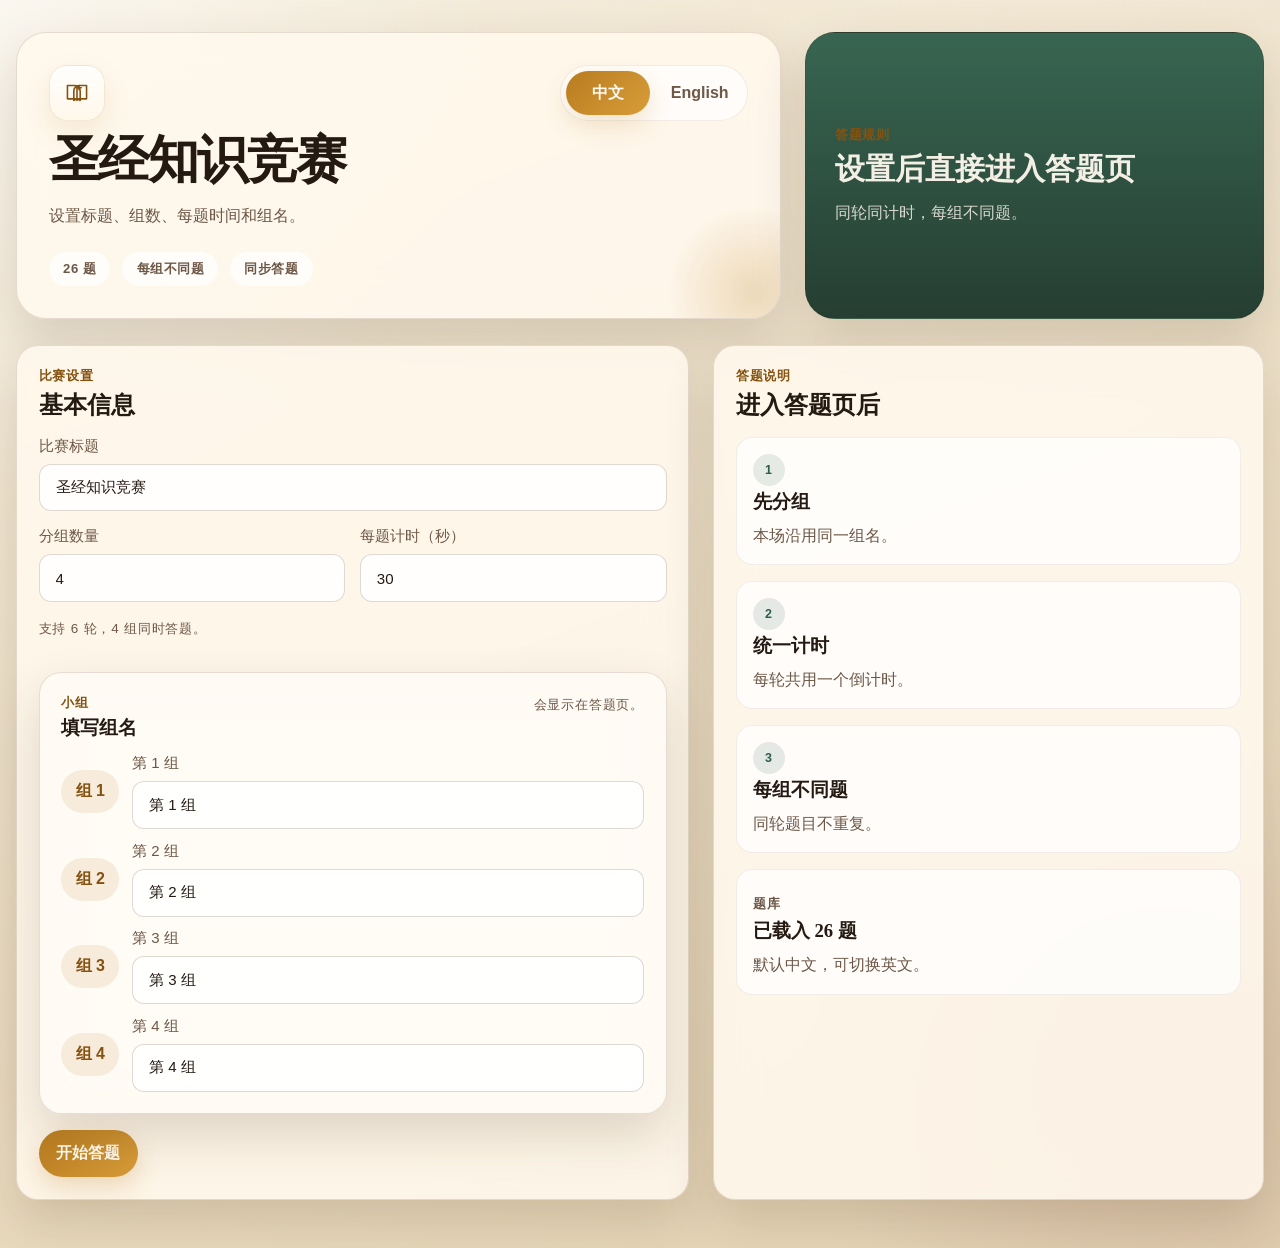
<file: index.html>
<!DOCTYPE html>
<html lang="zh-CN">
  <head>
    <meta charset="UTF-8" />
    <meta name="viewport" content="width=device-width, initial-scale=1.0" />
    <meta
      name="description"
      content="圣经知识竞赛设置页，支持中英切换、分组数量设置和每题倒计时。"
    />
    <title>圣经知识竞赛设置</title>
    <link rel="stylesheet" href="styles.css" />
  </head>
  <body>
    <div class="page-shell">
      <header class="hero hero-landing">
        <div class="hero-copy">
          <div class="hero-topbar">
            <div class="brand-logo" aria-label="Bible Knowledge Competition">
              <svg viewBox="0 0 64 64" aria-hidden="true" focusable="false">
                <path
                  d="M14 18h14c5.5 0 10 4.5 10 10v18c-2.2-2-5.2-3-10-3H14z"
                  fill="none"
                  stroke="currentColor"
                  stroke-linejoin="round"
                  stroke-width="3"
                />
                <path
                  d="M50 18H36c-5.5 0-10 4.5-10 10v18c2.2-2 5.2-3 10-3h14z"
                  fill="none"
                  stroke="currentColor"
                  stroke-linejoin="round"
                  stroke-width="3"
                />
                <path
                  d="M32 18v28"
                  fill="none"
                  stroke="currentColor"
                  stroke-linecap="round"
                  stroke-width="3"
                />
                <path
                  d="M32 22h8"
                  fill="none"
                  stroke="currentColor"
                  stroke-linecap="round"
                  stroke-width="3"
                />
                <path
                  d="M36 18v8"
                  fill="none"
                  stroke="currentColor"
                  stroke-linecap="round"
                  stroke-width="3"
                />
              </svg>
            </div>
            <div class="language-switch" role="group" aria-label="Language switch">
              <button id="lang-zh-btn" type="button" class="lang-btn" data-lang="zh">
                中文
              </button>
              <button id="lang-en-btn" type="button" class="lang-btn" data-lang="en">
                English
              </button>
            </div>
          </div>

          <h1 id="hero-heading"></h1>
          <p id="hero-text" class="hero-text"></p>

          <div class="hero-tags">
            <span id="question-count-badge"></span>
            <span id="unique-mode-badge"></span>
            <span id="simultaneous-mode-badge"></span>
          </div>
        </div>

        <aside class="hero-card">
          <p id="flow-kicker" class="kicker"></p>
          <h2 id="flow-title"></h2>
          <p id="flow-text"></p>
        </aside>
      </header>

      <main class="landing-grid">
        <section class="panel">
          <div class="panel-header">
            <div>
              <p id="setup-kicker" class="kicker"></p>
              <h2 id="setup-title"></h2>
            </div>
          </div>

          <form id="setup-form" class="setup-form">
            <label>
              <span id="competition-title-label"></span>
              <input
                id="competition-title"
                name="competitionTitle"
                type="text"
                maxlength="60"
              />
            </label>

            <div class="split-fields">
              <label>
                <span id="group-count-label"></span>
                <input
                  id="group-count"
                  name="groupCount"
                  type="number"
                  min="1"
                  max="8"
                  step="1"
                />
              </label>

              <label>
                <span id="question-timer-label"></span>
                <input
                  id="question-timer"
                  name="questionTimer"
                  type="number"
                  min="10"
                  max="300"
                  step="5"
                />
              </label>
            </div>

            <p id="capacity-hint" class="support-text"></p>

            <section class="subpanel">
              <div class="panel-header compact-header">
                <div>
                  <p id="group-kicker" class="kicker"></p>
                  <h3 id="group-title"></h3>
                </div>
                <p id="group-support" class="support-text"></p>
              </div>

              <div id="group-fields" class="group-fields"></div>
            </section>

            <div class="setup-actions">
              <button id="start-quiz-btn" type="submit" class="primary-btn"></button>
            </div>
          </form>
        </section>

        <section class="panel">
          <div class="panel-header">
            <div>
              <p id="preview-kicker" class="kicker"></p>
              <h2 id="preview-title"></h2>
            </div>
          </div>

          <div class="preview-stack">
            <article class="mini-card">
              <span class="step-badge">1</span>
              <h3 id="preview-step1-title"></h3>
              <p id="preview-step1-text"></p>
            </article>

            <article class="mini-card">
              <span class="step-badge">2</span>
              <h3 id="preview-step2-title"></h3>
              <p id="preview-step2-text"></p>
            </article>

            <article class="mini-card">
              <span class="step-badge">3</span>
              <h3 id="preview-step3-title"></h3>
              <p id="preview-step3-text"></p>
            </article>

            <article class="callout-card">
              <p id="bank-kicker" class="kicker"></p>
              <h3 id="question-bank-count"></h3>
              <p id="question-bank-text"></p>
            </article>
          </div>
        </section>
      </main>
    </div>

    <div id="toast" class="toast" role="status" aria-live="polite"></div>

    <script src="shared.js"></script>
    <script src="data/questions.js"></script>
    <script src="setup.js"></script>
  </body>
</html>
</file>
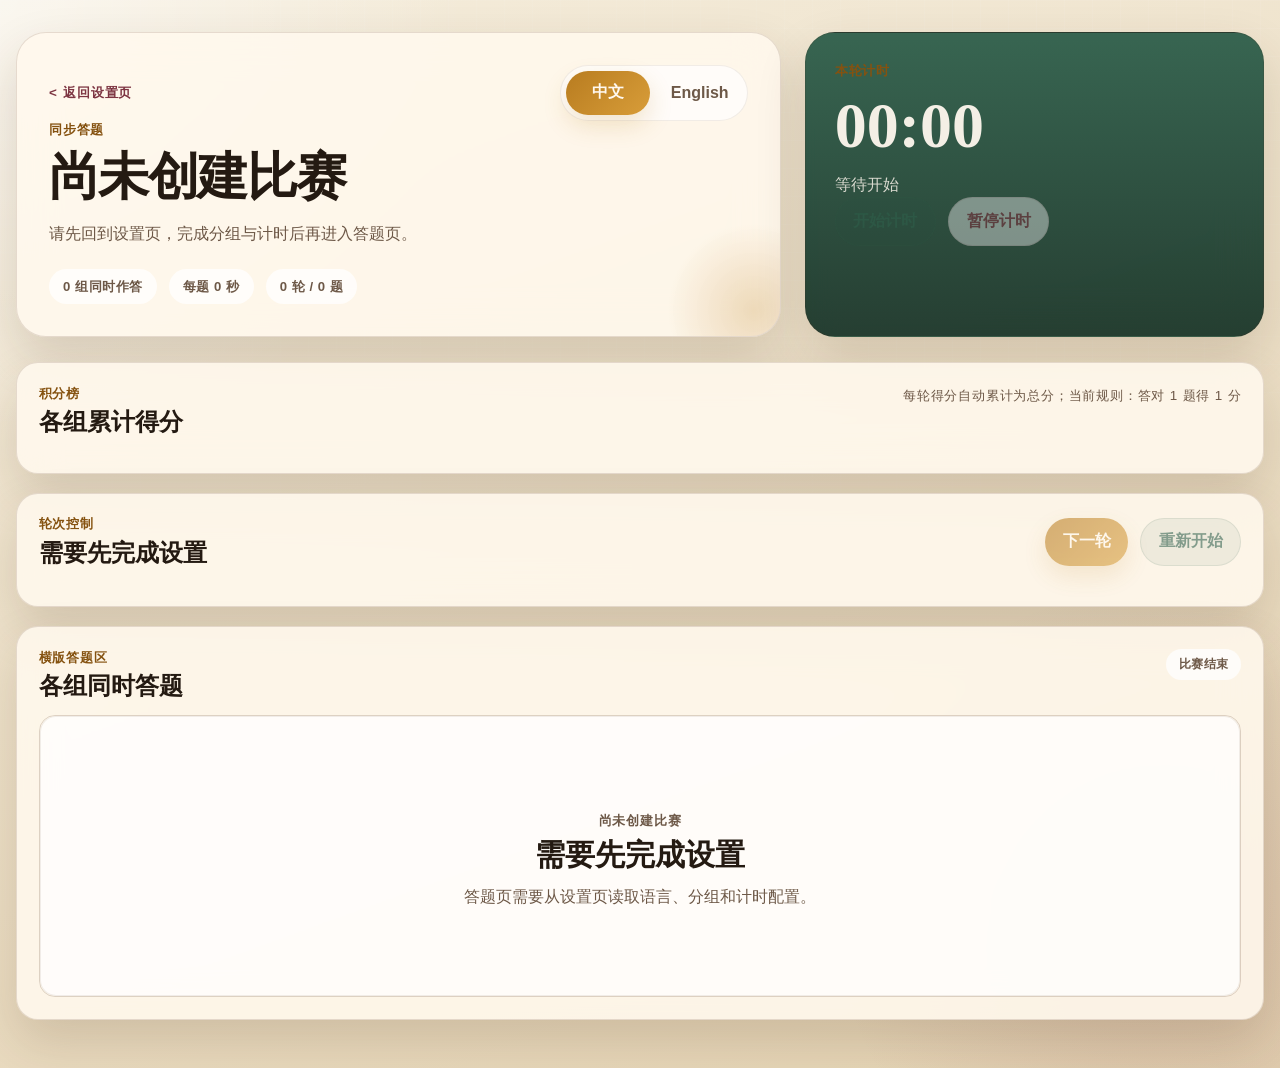
<file: quiz.html>
<!DOCTYPE html>
<html lang="zh-CN">
  <head>
    <meta charset="UTF-8" />
    <meta name="viewport" content="width=device-width, initial-scale=1.0" />
    <meta
      name="description"
      content="圣经知识竞赛横版答题页，支持中英切换和多组同时答题。"
    />
    <title>圣经知识竞赛答题页</title>
    <link rel="stylesheet" href="styles.css" />
  </head>
  <body>
    <div class="page-shell page-shell-wide">
      <header class="hero hero-quiz">
        <div class="hero-copy">
          <div class="hero-topbar">
            <a id="back-link" class="back-link" href="index.html"></a>
            <div class="language-switch" role="group" aria-label="Language switch">
              <button id="lang-zh-btn" type="button" class="lang-btn" data-lang="zh">
                中文
              </button>
              <button id="lang-en-btn" type="button" class="lang-btn" data-lang="en">
                English
              </button>
            </div>
          </div>

          <p id="quiz-kicker" class="kicker"></p>
          <h1 id="quiz-title"></h1>
          <p id="quiz-description" class="hero-text"></p>

          <div class="hero-tags">
            <span id="group-summary-pill"></span>
            <span id="timer-summary-pill"></span>
            <span id="question-summary-pill"></span>
          </div>
        </div>

        <aside class="hero-card timer-card">
          <p id="timer-kicker" class="kicker"></p>
          <div id="timer-display" class="timer-display">00:00</div>
          <p id="timer-status" class="hero-card-copy"></p>
          <div class="timer-actions">
            <button id="start-timer-btn" type="button" class="secondary-btn"></button>
            <button id="pause-timer-btn" type="button" class="ghost-btn"></button>
          </div>
        </aside>
      </header>

      <section class="panel scoreboard-panel">
        <div class="panel-header compact-header">
          <div>
            <p id="scoreboard-kicker" class="kicker"></p>
            <h2 id="scoreboard-heading"></h2>
          </div>
          <span id="scoreboard-rule" class="support-text"></span>
        </div>

        <div id="scoreboard" class="scoreboard"></div>
      </section>

      <section class="panel round-toolbar">
        <div class="panel-header round-toolbar-header">
          <div>
            <p id="round-kicker" class="kicker"></p>
            <h2 id="round-heading"></h2>
          </div>

          <div class="question-actions">
            <button id="next-round-btn" type="button" class="primary-btn"></button>
            <button id="restart-quiz-btn" type="button" class="secondary-btn"></button>
          </div>
        </div>

        <div id="progress-list" class="round-progress"></div>
      </section>

      <section class="panel board-panel">
        <div class="panel-header compact-header">
          <div>
            <p id="board-kicker" class="kicker"></p>
            <h2 id="board-heading"></h2>
          </div>
          <span id="round-status-pill" class="meta-pill"></span>
        </div>

        <div id="group-board" class="group-board"></div>
      </section>
    </div>

    <div id="toast" class="toast" role="status" aria-live="polite"></div>

    <script src="shared.js"></script>
    <script src="data/questions.js"></script>
    <script src="quiz.js"></script>
  </body>
</html>
</file>
<file: styles.css>
:root {
  --bg-top: #f5eddc;
  --bg-bottom: #e4d2b2;
  --ink: #241a12;
  --muted: #6d5847;
  --panel: rgba(255, 249, 237, 0.88);
  --panel-strong: rgba(255, 252, 244, 0.96);
  --line: rgba(79, 48, 22, 0.14);
  --gold: #b87c20;
  --gold-deep: #855210;
  --forest: #2d5e4a;
  --forest-soft: #d9eadf;
  --wine: #7d3542;
  --wine-soft: #f2dde3;
  --sky: #42648c;
  --sky-soft: #dfe9f5;
  --shadow: 0 22px 50px rgba(71, 46, 18, 0.16);
  --radius-xl: 30px;
  --radius-lg: 22px;
  --radius-md: 16px;
  --radius-sm: 12px;
}

* {
  box-sizing: border-box;
}

html {
  font-size: 16px;
  -webkit-text-size-adjust: 100%;
}

body {
  margin: 0;
  min-height: 100vh;
  min-height: 100dvh;
  color: var(--ink);
  font-family: "Trebuchet MS", "Microsoft YaHei", "PingFang SC", sans-serif;
  background:
    radial-gradient(circle at top left, rgba(255, 255, 255, 0.55), transparent 28%),
    radial-gradient(circle at right 10% bottom 15%, rgba(125, 53, 66, 0.14), transparent 22%),
    linear-gradient(160deg, var(--bg-top), var(--bg-bottom));
}

body::before {
  position: fixed;
  inset: 0;
  content: "";
  pointer-events: none;
  background-image:
    linear-gradient(rgba(255, 255, 255, 0.08) 1px, transparent 1px),
    linear-gradient(90deg, rgba(255, 255, 255, 0.08) 1px, transparent 1px);
  background-size: 28px 28px;
  mask-image: linear-gradient(to bottom, rgba(0, 0, 0, 0.86), transparent 88%);
}

h1,
h2,
h3,
h4,
p {
  margin: 0;
}

a,
button,
input {
  font: inherit;
}

button {
  border: 0;
  cursor: pointer;
  transition:
    transform 140ms ease,
    box-shadow 140ms ease,
    border-color 140ms ease,
    background-color 140ms ease,
    color 140ms ease;
}

button:hover {
  transform: translateY(-1px);
}

button:disabled {
  cursor: not-allowed;
  opacity: 0.58;
  transform: none;
}

input {
  width: 100%;
  border: 1px solid rgba(79, 48, 22, 0.18);
  border-radius: var(--radius-sm);
  padding: 0.9rem 1rem;
  color: var(--ink);
  background: rgba(255, 255, 255, 0.88);
}

input:focus,
button:focus-visible,
a:focus-visible {
  outline: 3px solid rgba(184, 124, 32, 0.18);
  outline-offset: 2px;
}

.page-shell {
  width: min(1280px, calc(100% - 2rem));
  margin: 0 auto;
  padding-top: max(2rem, env(safe-area-inset-top));
  padding-right: max(0rem, env(safe-area-inset-right));
  padding-bottom: max(3rem, env(safe-area-inset-bottom));
  padding-left: max(0rem, env(safe-area-inset-left));
}

.page-shell-wide {
  width: min(1500px, calc(100% - 2rem));
}

.hero {
  display: grid;
  grid-template-columns: 1.5fr 0.9fr;
  gap: 1.5rem;
  margin-bottom: 1.6rem;
}

.hero-copy,
.hero-card,
.panel,
.subpanel {
  border: 1px solid var(--line);
  box-shadow: var(--shadow);
  backdrop-filter: blur(20px);
}

.hero-copy,
.panel,
.subpanel {
  background: var(--panel);
}

.hero-copy {
  position: relative;
  overflow: hidden;
  padding: 2rem;
  border-radius: var(--radius-xl);
}

.hero-copy::after {
  position: absolute;
  inset: auto -4rem -4rem auto;
  width: 180px;
  height: 180px;
  border-radius: 50%;
  content: "";
  background: radial-gradient(circle, rgba(184, 124, 32, 0.24), transparent 68%);
}

.hero-topbar {
  display: flex;
  align-items: center;
  justify-content: space-between;
  gap: 1rem;
}

.brand-logo {
  display: inline-flex;
  align-items: center;
  justify-content: center;
  width: 56px;
  height: 56px;
  border-radius: 18px;
  border: 1px solid rgba(184, 124, 32, 0.16);
  background:
    linear-gradient(180deg, rgba(255, 255, 255, 0.92), rgba(255, 248, 234, 0.88));
  color: var(--gold-deep);
  box-shadow:
    0 12px 28px rgba(184, 124, 32, 0.12),
    inset 0 1px 0 rgba(255, 255, 255, 0.78);
}

.brand-logo svg {
  width: 34px;
  height: 34px;
}

.hero h1 {
  max-width: 14ch;
  margin-top: 0.8rem;
  font-family: "Palatino Linotype", "Book Antiqua", "STKaiti", serif;
  font-size: clamp(2.3rem, 4vw, 4rem);
  line-height: 1.02;
  letter-spacing: -0.03em;
}

.hero-text {
  max-width: 64ch;
  margin-top: 1rem;
  color: var(--muted);
  line-height: 1.7;
}

.hero-tags {
  display: flex;
  flex-wrap: wrap;
  gap: 0.75rem;
  margin-top: 1.4rem;
}

.hero-tags span,
.meta-pill,
.step-badge,
.group-status-pill,
.progress-pill {
  display: inline-flex;
  align-items: center;
  justify-content: center;
  border-radius: 999px;
  font-weight: 700;
  letter-spacing: 0.04em;
}

.hero-tags span,
.meta-pill {
  padding: 0.52rem 0.88rem;
  background: rgba(255, 255, 255, 0.72);
  color: var(--muted);
  font-size: 0.82rem;
}

.hero-card {
  display: flex;
  flex-direction: column;
  justify-content: center;
  padding: 1.8rem;
  border-radius: var(--radius-xl);
  background:
    linear-gradient(180deg, rgba(45, 94, 74, 0.95), rgba(26, 53, 41, 0.95));
  color: #f4efe5;
}

.hero-card h2 {
  margin-top: 0.55rem;
  font-family: "Palatino Linotype", "Book Antiqua", "STKaiti", serif;
  font-size: 1.85rem;
  line-height: 1.12;
}

.hero-card p:last-child,
.hero-card-copy {
  margin-top: 0.85rem;
  line-height: 1.6;
  color: rgba(244, 239, 229, 0.86);
}

.timer-card {
  justify-content: flex-start;
}

.timer-display {
  margin-top: 0.9rem;
  font-family: "Palatino Linotype", "Book Antiqua", serif;
  font-size: clamp(2.8rem, 5vw, 4.1rem);
  font-weight: 700;
  line-height: 1;
}

.language-switch {
  display: inline-flex;
  gap: 0.45rem;
  padding: 0.3rem;
  border-radius: 999px;
  background: rgba(255, 255, 255, 0.68);
  border: 1px solid rgba(79, 48, 22, 0.08);
}

.lang-btn {
  min-width: 84px;
  min-height: 44px;
  border-radius: 999px;
  padding: 0.55rem 0.85rem;
  background: transparent;
  color: var(--muted);
  font-weight: 700;
  touch-action: manipulation;
}

.lang-btn.active {
  background: linear-gradient(135deg, var(--gold), #d89d39);
  color: #fff8ef;
  box-shadow: 0 10px 24px rgba(184, 124, 32, 0.2);
}

.landing-grid {
  display: grid;
  grid-template-columns: 1.1fr 0.9fr;
  gap: 1.5rem;
}

.panel,
.subpanel {
  padding: 1.35rem;
  border-radius: var(--radius-lg);
}

.subpanel {
  margin-top: 1rem;
  background: rgba(255, 255, 255, 0.42);
}

.panel-header {
  display: flex;
  align-items: start;
  justify-content: space-between;
  gap: 1rem;
  margin-bottom: 1rem;
}

.compact-header {
  margin-bottom: 0.8rem;
}

.kicker,
.support-text,
.back-link {
  font-size: 0.84rem;
  letter-spacing: 0.06em;
  text-transform: uppercase;
}

.kicker {
  color: var(--gold-deep);
  font-weight: 700;
}

.support-text {
  color: var(--muted);
  line-height: 1.6;
}

.panel h2,
.panel h3,
.subpanel h3 {
  margin-top: 0.2rem;
  font-family: "Palatino Linotype", "Book Antiqua", "STKaiti", serif;
}

.setup-form {
  display: grid;
  gap: 1rem;
}

.setup-form label {
  display: grid;
  gap: 0.5rem;
  color: var(--muted);
  font-size: 0.94rem;
}

.split-fields {
  display: grid;
  grid-template-columns: repeat(2, minmax(0, 1fr));
  gap: 0.9rem;
}

.group-fields {
  display: grid;
  gap: 0.8rem;
}

.group-input-row {
  display: grid;
  grid-template-columns: auto 1fr;
  gap: 0.8rem;
  align-items: center;
}

.group-number,
.group-badge {
  display: inline-flex;
  align-items: center;
  justify-content: center;
  padding: 0.7rem 0.9rem;
  border-radius: 999px;
  background: rgba(184, 124, 32, 0.12);
  color: var(--gold-deep);
  font-weight: 700;
}

.setup-actions,
.timer-actions,
.question-actions {
  display: flex;
  flex-wrap: wrap;
  gap: 0.75rem;
}

.primary-btn,
.secondary-btn,
.ghost-btn,
.option-select-btn {
  min-height: 44px;
  border-radius: 999px;
  padding: 0.8rem 1.1rem;
  font-weight: 700;
  touch-action: manipulation;
}

.primary-btn {
  background: linear-gradient(135deg, var(--gold), #d89d39);
  color: #fff9ef;
  box-shadow: 0 10px 24px rgba(184, 124, 32, 0.24);
}

.secondary-btn {
  border: 1px solid rgba(45, 94, 74, 0.18);
  background: rgba(45, 94, 74, 0.12);
  color: var(--forest);
}

.ghost-btn {
  border: 1px solid rgba(125, 53, 66, 0.15);
  background: rgba(255, 255, 255, 0.68);
  color: var(--wine);
}

.preview-stack {
  display: grid;
  gap: 0.95rem;
}

.mini-card,
.callout-card,
.progress-card,
.empty-card,
.finish-card,
.option-card,
.group-question-card {
  border: 1px solid rgba(79, 48, 22, 0.08);
  border-radius: var(--radius-md);
  background: rgba(255, 255, 255, 0.76);
}

.mini-card,
.callout-card,
.progress-card,
.empty-card,
.finish-card {
  padding: 1rem;
}

.mini-card p,
.callout-card p,
.empty-card p,
.finish-card p {
  margin-top: 0.55rem;
  color: var(--muted);
  line-height: 1.55;
}

.step-badge {
  min-width: 2rem;
  min-height: 2rem;
  padding: 0.4rem 0.55rem;
  background: rgba(45, 94, 74, 0.12);
  color: var(--forest);
  font-size: 0.78rem;
}

.back-link {
  display: inline-flex;
  align-items: center;
  gap: 0.35rem;
  color: var(--wine);
  font-weight: 700;
  text-decoration: none;
}

.back-link::before {
  content: "<";
}

.round-toolbar {
  margin-bottom: 1.2rem;
}

.scoreboard-panel {
  margin-bottom: 1.2rem;
}

.round-toolbar-header {
  align-items: center;
}

.round-progress {
  display: flex;
  flex-wrap: nowrap;
  gap: 0.6rem;
}

.progress-card {
  appearance: none;
  display: flex;
  align-items: center;
  justify-content: space-between;
  flex: 1 1 0;
  min-width: 0;
  gap: 0.6rem;
  padding: 0.85rem;
  width: 100%;
  color: var(--ink);
  text-align: left;
  cursor: pointer;
}

.progress-card strong {
  display: block;
  line-height: 1.2;
  overflow-wrap: anywhere;
}

.progress-card.viewing {
  border-color: rgba(79, 48, 22, 0.24);
  box-shadow: inset 0 0 0 1px rgba(79, 48, 22, 0.1);
}

.progress-card.current {
  border-color: rgba(184, 124, 32, 0.35);
  background: rgba(184, 124, 32, 0.12);
}

.progress-card.answered {
  border-color: rgba(45, 94, 74, 0.2);
}

.progress-card:disabled,
.progress-card.locked {
  cursor: default;
  opacity: 0.68;
}

.progress-pill {
  padding: 0.34rem 0.62rem;
  font-size: 0.76rem;
  text-transform: uppercase;
}

.progress-pill.pending {
  background: rgba(255, 255, 255, 0.72);
  color: var(--muted);
}

.progress-pill.current {
  background: rgba(184, 124, 32, 0.16);
  color: var(--gold-deep);
}

.progress-pill.done {
  background: rgba(45, 94, 74, 0.16);
  color: var(--forest);
}

.board-panel {
  overflow: hidden;
}

.scoreboard {
  display: grid;
  grid-template-columns: repeat(auto-fit, minmax(220px, 1fr));
  gap: 0.85rem;
}

.score-card {
  padding: 1rem;
  border: 1px solid rgba(79, 48, 22, 0.08);
  border-radius: var(--radius-md);
  background:
    linear-gradient(180deg, rgba(255, 255, 255, 0.84), rgba(255, 248, 234, 0.94));
}

.score-card-top {
  display: flex;
  align-items: center;
  gap: 0.7rem;
}

.score-rank {
  display: inline-flex;
  align-items: center;
  justify-content: center;
  min-height: 2.2rem;
  padding: 0.5rem 0.85rem;
  border-radius: 999px;
  background: rgba(45, 94, 74, 0.12);
  color: var(--forest);
  font-weight: 800;
}

.score-group-name {
  font-size: 1.18rem;
}

.score-rank-meta {
  margin-top: 0.55rem;
  color: var(--muted);
  font-size: 0.88rem;
  line-height: 1.4;
}

.score-label {
  margin-top: 0.55rem;
  color: var(--muted);
  font-size: 0.82rem;
  font-weight: 700;
  letter-spacing: 0.05em;
  text-transform: uppercase;
}

.score-value {
  margin-top: 0.3rem;
  font-family: "Palatino Linotype", "Book Antiqua", serif;
  font-size: 2rem;
  font-weight: 800;
  color: var(--gold-deep);
}

.score-meta {
  margin-top: 0.35rem;
  color: var(--muted);
  line-height: 1.5;
}

.group-board {
  display: grid;
  grid-template-columns: 1fr;
  gap: 0;
  border: 1px solid rgba(79, 48, 22, 0.18);
  border-radius: var(--radius-md);
  overflow: hidden;
}

.board-row {
  display: grid;
  grid-template-columns: minmax(150px, 190px) minmax(0, 1fr) minmax(150px, 200px);
  align-items: start;
  background: rgba(255, 252, 246, 0.94);
  border-bottom: 1px solid rgba(79, 48, 22, 0.14);
}

.board-row:last-child {
  border-bottom: 0;
}

.board-cell {
  min-height: 100%;
  padding: 1rem 1.15rem;
  border-right: 1px solid rgba(79, 48, 22, 0.14);
}

.board-cell:last-child {
  border-right: 0;
}

.board-group-cell {
  display: flex;
  align-items: center;
  justify-content: flex-start;
  gap: 0.8rem;
  background: rgba(255, 248, 236, 0.9);
}

.group-label-row {
  display: flex;
  align-items: center;
  gap: 0.8rem;
  min-width: 0;
}

.group-name {
  margin: 0;
  font-size: 1.22rem;
  line-height: 1.2;
}

.board-group-cell .group-badge {
  flex-shrink: 0;
  align-self: auto;
}

.board-question-cell {
  background: rgba(255, 253, 248, 0.96);
}

.board-answer-cell {
  display: flex;
  align-items: center;
  justify-content: center;
  background: rgba(255, 248, 236, 0.85);
}

.group-status-pill,
.meta-pill {
  padding: 0.45rem 0.78rem;
  font-size: 0.78rem;
  text-transform: uppercase;
}

.group-status-pill {
  align-self: center;
}

.group-status-pill.pending {
  background: rgba(255, 255, 255, 0.72);
  color: var(--muted);
}

.group-status-pill.submitted {
  background: var(--sky-soft);
  color: var(--sky);
}

.group-status-pill.correct {
  background: rgba(45, 94, 74, 0.16);
  color: var(--forest);
}

.group-status-pill.incorrect {
  background: rgba(125, 53, 66, 0.16);
  color: var(--wine);
}

.group-status-pill.timed-out {
  background: rgba(184, 124, 32, 0.16);
  color: var(--gold-deep);
}

.question-topline {
  display: flex;
  flex-wrap: wrap;
  gap: 0.55rem;
  margin-bottom: 0.65rem;
}

.question-chip {
  padding: 0.44rem 0.72rem;
  border-radius: 999px;
  background: rgba(45, 94, 74, 0.1);
  color: var(--forest);
  font-size: 0.78rem;
  font-weight: 700;
  letter-spacing: 0.04em;
}

.board-question-prompt {
  font-family: "Palatino Linotype", "Book Antiqua", "STKaiti", serif;
  font-size: clamp(1.15rem, 1.5vw, 1.45rem);
  line-height: 1.3;
}

.board-question-label {
  font-weight: 700;
}

.board-option-texts {
  display: grid;
  grid-template-columns: repeat(2, minmax(0, 1fr));
  gap: 0.45rem 1rem;
  margin-top: 0.9rem;
}

.board-option-text {
  color: var(--muted);
  line-height: 1.5;
  padding: 0.65rem 0.8rem;
  border: 1px solid rgba(79, 48, 22, 0.12);
  border-radius: var(--radius-sm);
  background: rgba(255, 255, 255, 0.78);
}

.board-option-text.selected {
  border-color: rgba(184, 124, 32, 0.42);
  background: rgba(184, 124, 32, 0.08);
}

.board-option-text.correct {
  border-color: rgba(45, 94, 74, 0.35);
  background: var(--forest-soft);
  color: var(--forest);
}

.board-option-text.incorrect {
  border-color: rgba(125, 53, 66, 0.3);
  background: var(--wine-soft);
  color: var(--wine);
}

.board-answer-grid {
  display: grid;
  grid-template-columns: repeat(4, minmax(0, 1fr));
  gap: 0.55rem;
  width: 100%;
}

.board-answer-btn {
  display: inline-flex;
  align-items: center;
  justify-content: center;
  min-height: 3rem;
  min-height: 48px;
  border: 1px solid rgba(79, 48, 22, 0.12);
  border-radius: var(--radius-sm);
  background: rgba(255, 255, 255, 0.84);
  color: var(--ink);
  font-weight: 800;
  font-size: 1.15rem;
  touch-action: manipulation;
}

.board-answer-btn:disabled {
  cursor: default;
  opacity: 1;
}

.board-answer-letter {
  display: inline-flex;
  align-items: center;
  justify-content: center;
  width: 100%;
}

.board-answer-btn.selected {
  border-color: rgba(184, 124, 32, 0.42);
  background: rgba(184, 124, 32, 0.1);
}

.board-answer-btn.correct {
  border-color: rgba(45, 94, 74, 0.35);
  background: var(--forest-soft);
}

.board-answer-btn.incorrect {
  border-color: rgba(125, 53, 66, 0.28);
  background: var(--wine-soft);
}

.answer-panel {
  margin-top: 0.85rem;
  padding: 0.85rem 0.95rem;
  border-radius: var(--radius-md);
  border: 1px solid rgba(45, 94, 74, 0.12);
  background: rgba(45, 94, 74, 0.08);
}

.answer-panel.correct {
  border-color: rgba(45, 94, 74, 0.2);
  background: rgba(45, 94, 74, 0.1);
}

.answer-panel.incorrect {
  border-color: rgba(125, 53, 66, 0.2);
  background: rgba(125, 53, 66, 0.08);
}

.answer-panel.timed-out {
  border-color: rgba(184, 124, 32, 0.22);
  background: rgba(184, 124, 32, 0.08);
}

.answer-panel h4 {
  margin-top: 0.35rem;
  font-family: "Palatino Linotype", "Book Antiqua", "STKaiti", serif;
  font-size: 1.15rem;
}

.answer-panel p + p {
  margin-top: 0.55rem;
}

.empty-card,
.finish-card {
  display: grid;
  place-items: center;
  text-align: center;
  min-height: 280px;
}

.finish-card h3,
.empty-card h3 {
  font-size: 1.85rem;
}

.toast {
  position: fixed;
  right: 1rem;
  bottom: 1rem;
  transform: translateY(1rem);
  opacity: 0;
  padding: 0.9rem 1.1rem;
  border-radius: 16px;
  background: rgba(36, 26, 18, 0.92);
  color: #fff8ee;
  box-shadow: 0 16px 36px rgba(36, 26, 18, 0.22);
  transition:
    opacity 180ms ease,
    transform 180ms ease;
}

.toast.visible {
  opacity: 1;
  transform: translateY(0);
}

@media (max-width: 1200px) {
  .hero,
  .landing-grid {
    grid-template-columns: 1fr;
  }
}

@media (max-width: 900px) {
  .group-board {
    grid-template-columns: 1fr;
  }

  .board-row {
    grid-template-columns: 1fr;
  }

  .board-cell {
    border-right: 0;
    border-bottom: 1px solid rgba(79, 48, 22, 0.12);
  }

  .board-cell:last-child {
    border-bottom: 0;
  }

  .board-option-texts {
    grid-template-columns: 1fr;
  }

  .round-progress {
    gap: 0.5rem;
  }
}

@media (max-width: 760px) {
  .page-shell,
  .page-shell-wide {
    width: min(100% - 1rem, 1500px);
    padding-top: max(1rem, env(safe-area-inset-top));
    padding-right: max(0rem, env(safe-area-inset-right));
    padding-bottom: max(1.5rem, env(safe-area-inset-bottom));
    padding-left: max(0rem, env(safe-area-inset-left));
  }

  .hero-copy,
  .hero-card,
  .panel,
  .subpanel {
    padding: 1.15rem;
  }

  .split-fields,
  .group-input-row {
    grid-template-columns: 1fr;
  }

  .panel-header,
  .hero-topbar,
  .round-toolbar-header,
  .score-card-top {
    flex-direction: column;
    align-items: stretch;
  }

  .language-switch {
    align-self: flex-start;
    flex-wrap: wrap;
  }

  .hero h1 {
    max-width: none;
  }

  .group-board,
  .scoreboard {
    grid-template-columns: 1fr;
  }

  .board-answer-grid {
    grid-template-columns: repeat(4, minmax(0, 1fr));
  }

  .board-group-cell,
  .group-label-row {
    flex-direction: row;
    align-items: center;
  }

  .timer-actions,
  .question-actions,
  .setup-actions {
    flex-direction: column;
  }

  .timer-actions > *,
  .question-actions > *,
  .setup-actions > * {
    width: 100%;
  }

  .board-cell {
    padding: 0.9rem;
  }
}

@media (max-width: 560px) {
  html {
    font-size: 15px;
  }

  .hero-copy,
  .hero-card,
  .panel,
  .subpanel {
    padding: 1rem;
  }

  .hero-topbar,
  .panel-header,
  .round-toolbar-header,
  .score-card-top {
    gap: 0.75rem;
  }

  .score-rank {
    width: 100%;
  }

  .round-progress {
    flex-direction: column;
  }

  .progress-card {
    padding: 0.8rem;
  }

  .board-answer-grid {
    grid-template-columns: repeat(2, minmax(0, 1fr));
  }

  .board-question-prompt {
    font-size: 1.08rem;
  }

  .group-name {
    font-size: 1.08rem;
  }
}

@media (hover: none) and (pointer: coarse) {
  button:hover {
    transform: none;
  }
}

@media (orientation: landscape) and (max-width: 900px) {
  .page-shell,
  .page-shell-wide {
    width: min(100% - 1.25rem, 1500px);
  }

  .hero {
    grid-template-columns: 1fr;
  }

  .board-row {
    grid-template-columns: 1fr;
  }

  .board-cell {
    border-right: 0;
    border-bottom: 1px solid rgba(79, 48, 22, 0.12);
  }

  .board-cell:last-child {
    border-bottom: 0;
  }
}
</file>
